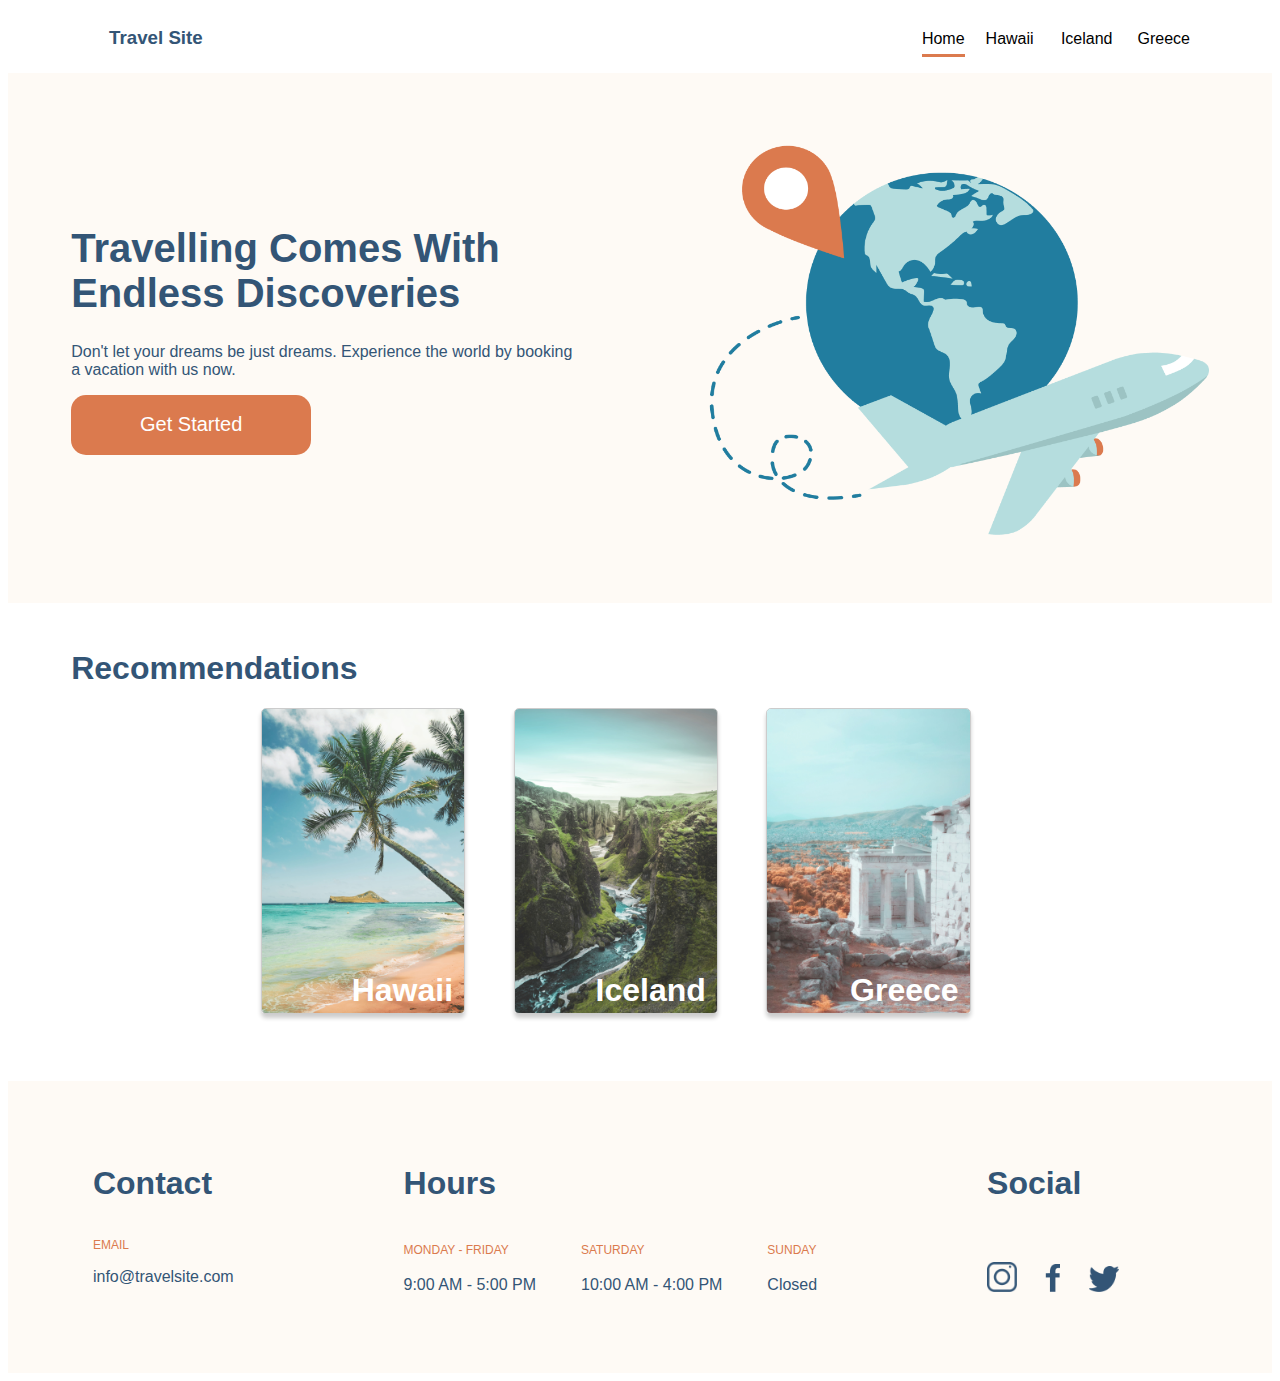
<file: index.html>
<!DOCTYPE html>
<html lang="en">
  <head>
    <meta charset="UTF-8" />
    <meta http-equiv="X-UA-Compatible" content="IE=edge" />
    <meta name="viewport" content="width=device-width, initial-scale=1.0" />

    <link rel="stylesheet" type="text/css" href="./css/main.css">
    <link rel="stylesheet" type="text/css" href="css/global.css" />
    <title>Travel Site - Home</title>
  </head>

  <body>
    <!--Header-->
    <nav class="navigation-bar">
      <a href="./index.html"><h3 class="navigation-bar__logo">Travel Site</h3></a>
      <ul class="navigation-bar__menu">

        <a href="./index.html">
          <li class="navigation-bar__item--active">Home</li></a>
        <a href="./pages/hawaii.html">
          <li class="navigation-bar__item">Hawaii</li></a>
        
        <a href="./pages/iceland.html">
          <li class="navigation-bar__item">Iceland</li></a>
        
        <a href="./pages/greece.html"
          ><li class="navigation-bar__item">Greece</li></a>
      </ul>
    </nav>
    <!--End of Header-->

    <!--Hero Section-->
    <div class="hero-section">
      <div class="hero-section__left-side">
        <h1 class="hero-section__heading">
          Travelling Comes With Endless Discoveries
        </h1>
        <p class="hero-section__tagline">
          Don't let your dreams be just dreams. Experience the world by booking
          a vacation with us now.
        </p>
        <button class="hero-section__get-started-button">Get Started</button>
      </div>
      <div class="hero-section__right-side">
        <img class="hero-section__hero-image" src="./assets/Images/hero.png" />
      </div>
    </div>
    <!--End of Hero Section-->

    <!--Recommendations Section-->
    <section class="container-recommendations">
      <h1 class="container-recommendations__title">Recommendations</h1>
      <div class="container-recommendations__card">
      <a>
        <a href="./pages/hawaii.html"><div class="container-recommendations__card-destination">
        <img class="container-recommendations__card--size" src="assets/Images/hawaii.jpg" />
        <p class="container-recommendations__card-text">Hawaii</p>
      </div></a>
      </a>

      <a>
        <a href="./pages/iceland.html"><div class="container-recommendations__card-destination">
        <img class="container-recommendations__card--size" src="assets/Images/iceland.jpg" />
        <p class="container-recommendations__card-text">Iceland</p>
      </div></a>
      </a>

      <a>
        <a href="./pages/greece.html"><div class="container-recommendations__card-destination">
        <img class="container-recommendations__card--size" src="assets/Images/greece.jpg" />
        <p class="container-recommendations__card-text">Greece</p>
      </div></a>
      </a>
            
      </div>
    </section>
    <!--End of Recommendations Section-->

    <!--Footer-->
    <footer class="footer-info">
        <div class="footer-info__details-contact">
            <h1>Contact</h1>
                <p class="footer-info__details--red">EMAIL</p>
                <p>info@travelsite.com</p>
        </div>
        <div class="footer-info__details-hours">
            <h1>Hours</h1>
                <div class="footer-info__details--flex">
                    <div class="footer-info__details--flex-space">
                <p><span class="footer-info__details--red">MONDAY - FRIDAY</span><br></br>9:00 AM - 5:00 PM</p>
                    </div>
                    <div class="footer-info__details--flex-space">
                <p><span class="footer-info__details--red">SATURDAY</span><br></br>10:00 AM - 4:00 PM</p>
                </div>
                <div class="footer-info__details--flex-space">
                <p><span class="footer-info__details--red">SUNDAY</span><br></br>Closed</p>
                </div>
                </div>
        </div>
        <div class="footer-info__details-social">
            <h1>Social</h1>
            <div class="footer-info__social--inline">
                <a href="http://instagram.com">
                    <img class="footer-info__social-icon" src="assets/Icons/icon-instagram.png" />
                </a>
                <a href="http://facebook.com">
                    <img class="footer-info__social-icon-fb" src="assets/Icons/icon-facebook.png">
                </a>
                <a href="http://twitter.com">
                    <img class="footer-info__social-icon" src="assets/Icons/icon-twitter.png" />
                </a>
            </div>
        </div>
    </footer>
    <!--End of Footer-->
  </body>
</html>
</file>
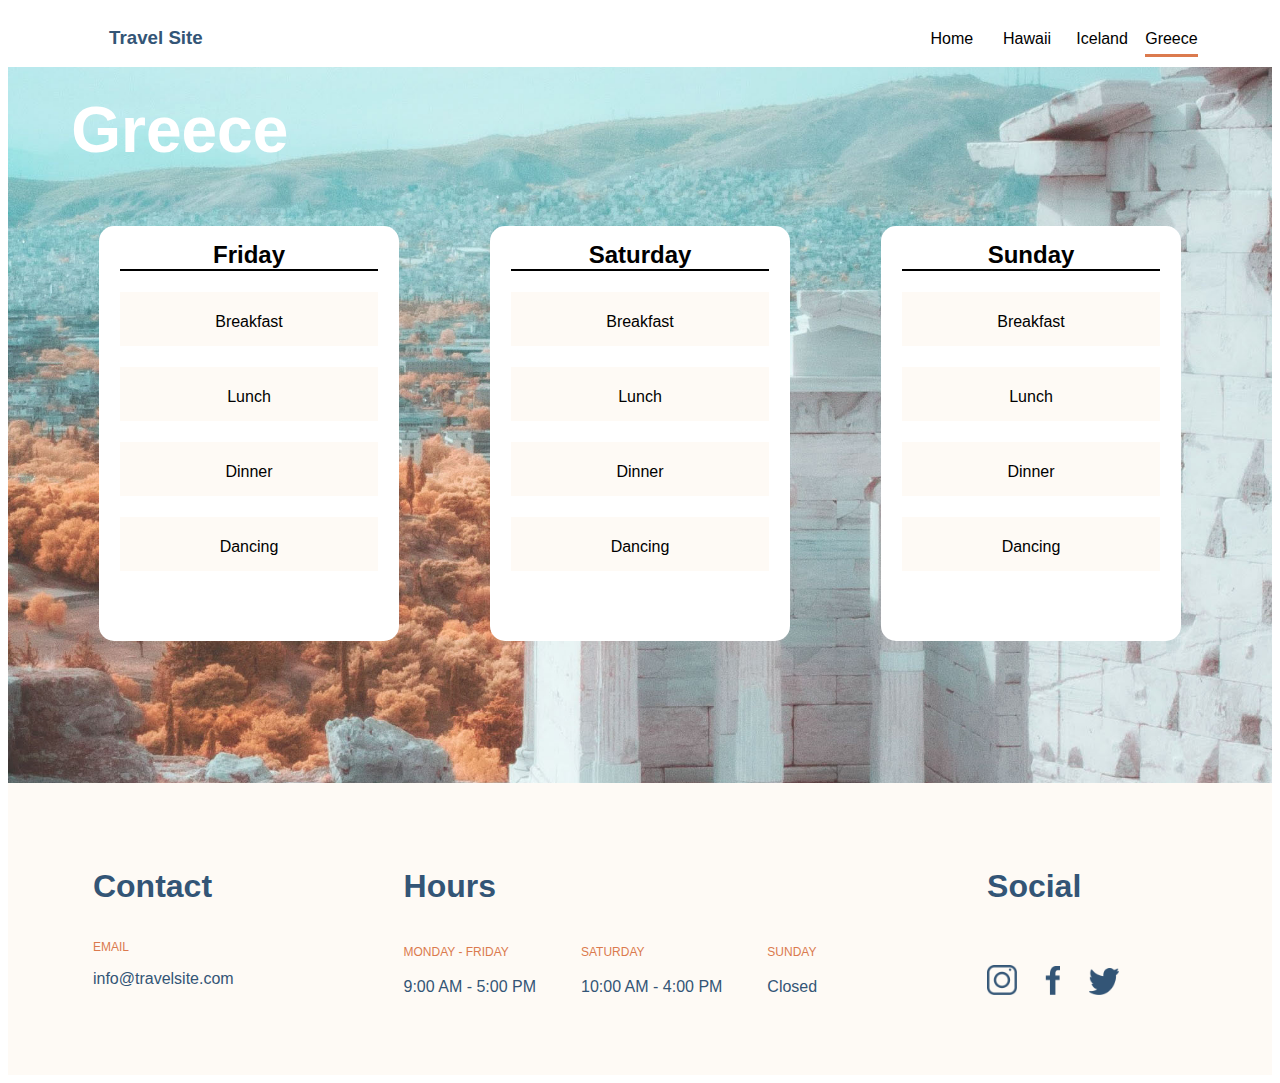
<file: pages/greece.html>
<!DOCTYPE html>
<html lang="en">
  <head>
    <meta charset="UTF-8" />
    <meta http-equiv="X-UA-Compatible" content="IE=edge" />
    <meta name="viewport" content="width=device-width, initial-scale=1.0" />
   
    <link rel="stylesheet" type="text/css" href="../css/destination.css" />
    <link rel="stylesheet" type="text/css" href="../css/global.css" />
    <title>Travel Site - Greece</title>
  </head>
  <body>
    <!--Header-->
    <nav class="navigation-bar">
      <a href="../index.html"><h3 class="navigation-bar__logo">Travel Site</h3></a>
      <div class="navigation-bar__menu">
        <a href="../index.html"><div class="navigation-bar__item">Home</div></a>
        <a href="./hawaii.html">
          <div class="navigation-bar__item">Hawaii</div></a
        >

        <a href="./iceland.html">
          <div class="navigation-bar__item">Iceland</div></a
        >

        <a href="./greece.html"
          ><div class="navigation-bar__item--active">Greece</div></a
        >
      </div>
    </nav>
    <!--End of Header-->
    
    <!--Hawaii Destination Section-->
    <section class="container-destination__section--greece">
     
        <h1 class="destination-section__header">Greece</h1>
              
        <div class="destination-section">
        <a>
        <ul class="destination-section__card">          
          <li class="destination-section__card-text">Friday</li>
          <li class="destination-section__card-text-details">Breakfast</li>
          <li class="destination-section__card-text-details">Lunch</li>
          <li class="destination-section__card-text-details">Dinner</li>
          <li class="destination-section__card-text-details">Dancing</li>
        </ul>
        </a>
  
        <a>
        <ul class="destination-section__card">
          <li class="destination-section__card-text">Saturday</li>
          <li class="destination-section__card-text-details">Breakfast</li>
          <li class="destination-section__card-text-details">Lunch</li>
          <li class="destination-section__card-text-details">Dinner</li>
          <li class="destination-section__card-text-details">Dancing</li>
        </ul>
        </a>
  
        <a>
        <ul class="destination-section__card">
          <li class="destination-section__card-text">Sunday</li>
          <li class="destination-section__card-text-details">Breakfast</li>
          <li class="destination-section__card-text-details">Lunch</li>
          <li class="destination-section__card-text-details">Dinner</li>
          <li class="destination-section__card-text-details">Dancing</li>
        </ul>
        </a>
      </section>
    
    <!--End of Hawaii Destination Page-->

    <!--Footer-->
    <footer class="footer-info">
      <div class="footer-info__details-contact">
          <h1>Contact</h1>
              <p class="footer-info__details--red">EMAIL</p>
              <p>info@travelsite.com</p>
      </div>
      <div class="footer-info__details-hours">
          <h1>Hours</h1>
              <div class="footer-info__details--flex">
                  <div class="footer-info__details--flex-space">
              <p><span class="footer-info__details--red">MONDAY - FRIDAY</span><br></br>9:00 AM - 5:00 PM</p>
                  </div>
                  <div class="footer-info__details--flex-space">
              <p><span class="footer-info__details--red">SATURDAY</span><br></br>10:00 AM - 4:00 PM</p>
              </div>
              <div class="footer-info__details--flex-space">
              <p><span class="footer-info__details--red">SUNDAY</span><br></br>Closed</p>
              </div>
              </div>
      </div>
      <div class="footer-info__details-social">
          <h1>Social</h1>
          <div class="footer-info__social--inline">
              <a href="http://instagram.com">
                  <img class="footer-info__social-icon" src="../assets/Icons/icon-instagram.png" />
              </a>
              <a href="http://facebook.com">
                  <img class="footer-info__social-icon-fb" src="../assets/Icons/icon-facebook.png">
              </a>
              <a href="http://twitter.com">
                  <img class="footer-info__social-icon" src="../assets/Icons/icon-twitter.png" />
              </a>
          </div>
      </div>
  </footer>
  <!--End of Footer-->

  </body>
</html>
</file>
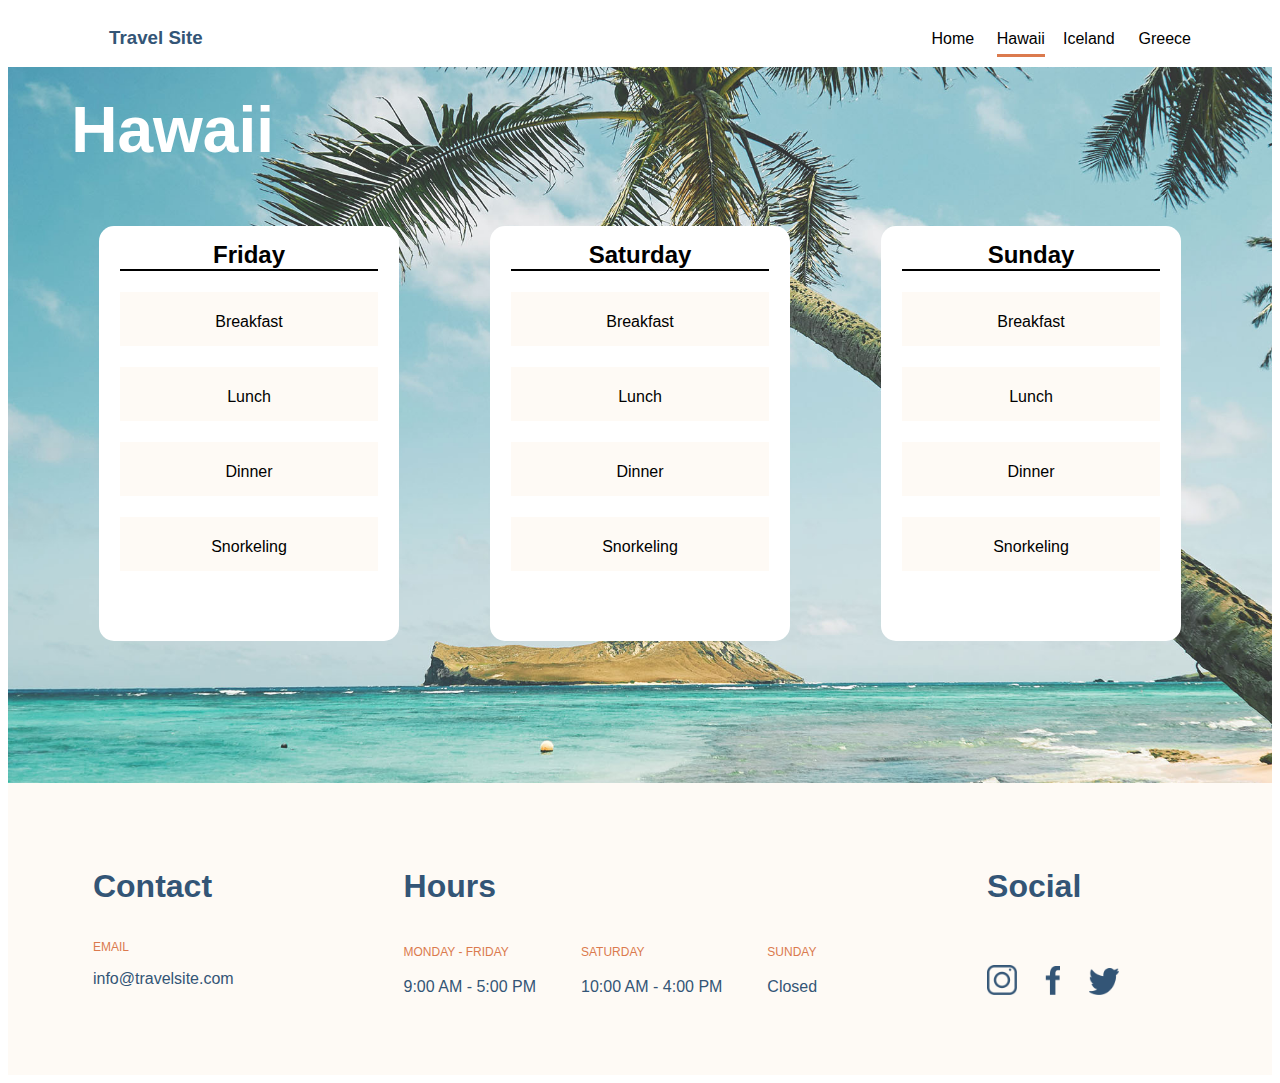
<file: pages/hawaii.html>
<!DOCTYPE html>
<html lang="en">
  <head>
    <meta charset="UTF-8" />
    <meta http-equiv="X-UA-Compatible" content="IE=edge" />
    <meta name="viewport" content="width=device-width, initial-scale=1.0" />
   
    <link rel="stylesheet" type="text/css" href="../css/destination.css" />
    <link rel="stylesheet" type="text/css" href="../css/global.css" />
    <title>Travel Site - Hawaii</title>
  </head>
  <body>
    <!--Header-->
    <nav class="navigation-bar">
      <a href="../index.html"><h3 class="navigation-bar__logo">Travel Site</h3></a>
      <div class="navigation-bar__menu">
        <a href="../index.html"><div class="navigation-bar__item">Home</div></a>
        <a href="./hawaii.html">
          <div class="navigation-bar__item--active">Hawaii</div></a
        >

        <a href="./iceland.html">
          <div class="navigation-bar__item">Iceland</div></a
        >

        <a href="./greece.html"
          ><div class="navigation-bar__item">Greece</div></a
        >
      </div>
    </nav>
    <!--End of Header-->
    
    <!--Hawaii Destination Section-->
    <section class="container-destination__section--hawaii">
  
        <h1 class="destination-section__header">Hawaii</h1>

      
        <div class="destination-section">
        <a>
        <ul class="destination-section__card">          
          <li class="destination-section__card-text">Friday</li>
          <li class="destination-section__card-text-details">Breakfast</li>
          <li class="destination-section__card-text-details">Lunch</li>
          <li class="destination-section__card-text-details">Dinner</li>
          <li class="destination-section__card-text-details">Snorkeling</li>
          </ul>
        </a>
  
        <a>
        <ul class="destination-section__card">
          <li class="destination-section__card-text">Saturday</li>
          <li class="destination-section__card-text-details">Breakfast</li>
          <li class="destination-section__card-text-details">Lunch</li>
          <li class="destination-section__card-text-details">Dinner</li>
          <li class="destination-section__card-text-details">Snorkeling</li>
        </ul>
        </a>
  
        <a>
        <ul class="destination-section__card">
          <li class="destination-section__card-text">Sunday</li>
          <li class="destination-section__card-text-details">Breakfast</li>
          <li class="destination-section__card-text-details">Lunch</li>
          <li class="destination-section__card-text-details">Dinner</li>
          <li class="destination-section__card-text-details">Snorkeling</li>
        </ul>
        </a>
      </section>
    
    <!--End of Hawaii Destination Page-->

    <!--Footer-->
    <footer class="footer-info">
      <div class="footer-info__details-contact">
          <h1>Contact</h1>
              <p class="footer-info__details--red">EMAIL</p>
              <p>info@travelsite.com</p>
      </div>
      <div class="footer-info__details-hours">
          <h1>Hours</h1>
              <div class="footer-info__details--flex">
                  <div class="footer-info__details--flex-space">
              <p><span class="footer-info__details--red">MONDAY - FRIDAY</span><br></br>9:00 AM - 5:00 PM</p>
                  </div>
                  <div class="footer-info__details--flex-space">
              <p><span class="footer-info__details--red">SATURDAY</span><br></br>10:00 AM - 4:00 PM</p>
              </div>
              <div class="footer-info__details--flex-space">
              <p><span class="footer-info__details--red">SUNDAY</span><br></br>Closed</p>
              </div>
              </div>
      </div>
      <div class="footer-info__details-social">
          <h1>Social</h1>
          <div class="footer-info__social--inline">
              <a href="http://instagram.com">
                  <img class="footer-info__social-icon" src="../assets/Icons/icon-instagram.png" />
              </a>
              <a href="http://facebook.com">
                  <img class="footer-info__social-icon-fb" src="../assets/Icons/icon-facebook.png">
              </a>
              <a href="http://twitter.com">
                  <img class="footer-info__social-icon" src="../assets/Icons/icon-twitter.png" />
              </a>
          </div>
      </div>
  </footer>
  <!--End of Footer-->

  </body>
</html>
</file>
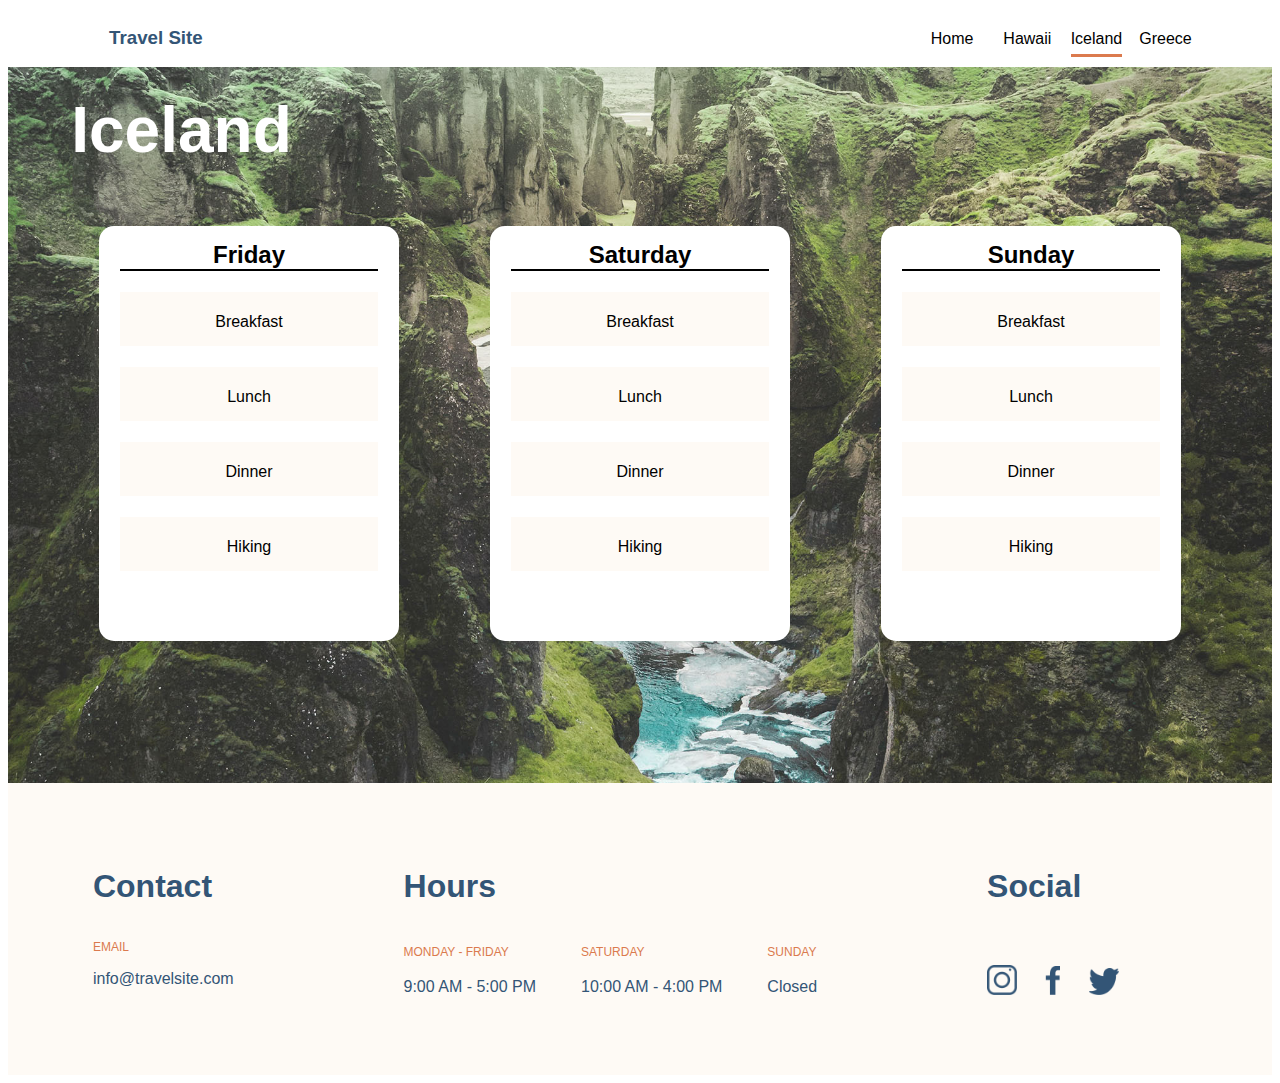
<file: pages/iceland.html>
<!DOCTYPE html>
<html lang="en">
  <head>
    <meta charset="UTF-8" />
    <meta http-equiv="X-UA-Compatible" content="IE=edge" />
    <meta name="viewport" content="width=device-width, initial-scale=1.0" />
   
    <link rel="stylesheet" type="text/css" href="../css/destination.css" />
    <link rel="stylesheet" type="text/css" href="../css/global.css" />
    <title>Travel Site - Iceland</title>
  </head>
  <body>
    <!--Header-->
    <nav class="navigation-bar">
      <a href="../index.html"><h3 class="navigation-bar__logo">Travel Site</h3></a>
      <div class="navigation-bar__menu">
        <a href="../index.html"><div class="navigation-bar__item">Home</div></a>
        <a href="./hawaii.html">
          <div class="navigation-bar__item">Hawaii</div></a
        >

        <a href="./iceland.html">
          <div class="navigation-bar__item--active">Iceland</div></a
        >

        <a href="./greece.html"
          ><div class="navigation-bar__item">Greece</div></a
        >
      </div>
    </nav>
    <!--End of Header-->
    
    <!--Hawaii Destination Section-->
    <section class="container-destination__section--iceland">
     
        <h1 class="destination-section__header">Iceland</h1>
              
        <div class="destination-section">
        <a>
        <ul class="destination-section__card">          
          <li class="destination-section__card-text">Friday</li>
          <li class="destination-section__card-text-details">Breakfast</li>
          <li class="destination-section__card-text-details">Lunch</li>
          <li class="destination-section__card-text-details">Dinner</li>
          <li class="destination-section__card-text-details">Hiking</li>
          </ul>
        </a>
  
        <a>
        <ul class="destination-section__card">
          <li class="destination-section__card-text">Saturday</li>
          <li class="destination-section__card-text-details">Breakfast</li>
          <li class="destination-section__card-text-details">Lunch</li>
          <li class="destination-section__card-text-details">Dinner</li>
          <li class="destination-section__card-text-details">Hiking</li>
        </ul>
        </a>
  
        <a>
        <ul class="destination-section__card">
          <li class="destination-section__card-text">Sunday</li>
          <li class="destination-section__card-text-details">Breakfast</li>
          <li class="destination-section__card-text-details">Lunch</li>
          <li class="destination-section__card-text-details">Dinner</li>
          <li class="destination-section__card-text-details">Hiking</li>
        </ul>
        </a>
      </section>
    
    <!--End of Hawaii Destination Page-->

    <!--Footer-->
    <footer class="footer-info">
      <div class="footer-info__details-contact">
          <h1>Contact</h1>
              <p class="footer-info__details--red">EMAIL</p>
              <p>info@travelsite.com</p>
      </div>
      <div class="footer-info__details-hours">
          <h1>Hours</h1>
              <div class="footer-info__details--flex">
                  <div class="footer-info__details--flex-space">
              <p><span class="footer-info__details--red">MONDAY - FRIDAY</span><br></br>9:00 AM - 5:00 PM</p>
                  </div>
                  <div class="footer-info__details--flex-space">
              <p><span class="footer-info__details--red">SATURDAY</span><br></br>10:00 AM - 4:00 PM</p>
              </div>
              <div class="footer-info__details--flex-space">
              <p><span class="footer-info__details--red">SUNDAY</span><br></br>Closed</p>
              </div>
              </div>
      </div>
      <div class="footer-info__details-social">
          <h1>Social</h1>
          <div class="footer-info__social--inline">
              <a href="http://instagram.com">
                  <img class="footer-info__social-icon" src="../assets/Icons/icon-instagram.png" />
              </a>
              <a href="http://facebook.com">
                  <img class="footer-info__social-icon-fb" src="../assets/Icons/icon-facebook.png">
              </a>
              <a href="http://twitter.com">
                  <img class="footer-info__social-icon" src="../assets/Icons/icon-twitter.png" />
              </a>
          </div>
      </div>
  </footer>
  <!--End of Footer-->

  </body>
</html>
</file>
<file: css/main.css>
.hero-section {
  display: flex;
  justify-content: space-evenly;
  align-items: top;
  background-color: #fefaf5;
  color: #335576;
  padding: 5% 0;
}

.hero-section__left-side {
  padding: 5% 5% 0 5%;
}

.hero-section__right-side {
  padding: 0% 5%;
}

.hero-section__heading {
  font-size: 2.5rem;
  font-weight: bold;
}

.hero-section__hero-image {
  height: 400px;
  width: 500px;
}

.hero-section__get-started-button {
  width: 12em;
  height: 3em;
  background-color: #db7a4e;
  font-family: Verdana, Geneva, Tahoma, sans-serif;
  font-size: 1.25rem;
  border-radius: 15px;
  color: #ffffff;
  border: none;
}

.container-recommdendations {
  display: flex;
}

.container-recommendations__title {
  color: #335576;
  text-align: left;
  padding-left: 5%;
  padding-top: 2%;
}

.container-recommendations__card {
  display: flex;
  justify-content: center;
  margin-bottom: 5%;
  border-radius: 5px;
  padding: 0 20%;
}

.container-recommendations__card-destination {
  text-align: right;
  position: relative;
  width: 80%;
}

.container-recommendations__card--size {
  width: 100%;
  border-radius: 5px;
  border: 1px solid rgba(0, 0, 0, 0.2);
  box-shadow: 0 4px 4px rgba(0, 0, 0, 0.2);
  transition: background-color;
}

.container-recommendations__card--size:hover {
  box-shadow: 0 4px 4px rgba(219, 122, 78, 0.8);
}

.container-recommendations__card-text {
  padding-bottom: 20%;
  position: absolute;
  bottom: -2em;
  right: 10px;
  color: #ffffff;
  font-size: 2rem;
  font-weight: bold;
}
</file>
<file: css/global.css>
body {
  font-family: Verdana, Geneva, Tahoma, sans-serif;
  color: #335576;
}

a {
  text-decoration: none;
}

.navigation-bar {
  display: flex;
  justify-content: space-between;
  padding: 0 5% 0 8%;
  align-items: baseline;
  background-color: #ffffff;
}

.navigation-bar__logo {
  color: #335576;
}

.navigation-bar__menu {
  display: flex;
  justify-content: space-evenly;
  width: 300px;
  background-color: #ffffff;
  list-style: none;
  text-decoration: none;
}

.navigation-bar__item {
  width: 4rem;
  display: flex;
  justify-content: center;
  color: black;
}

.navigation-bar__item:hover {
  background-color: rgba(219, 122, 78, 0.2);
  border-radius: 5px;
}

.navigation-bar__item--active {
  border-bottom: 3px solid #db7a4e;
  height: 1.5rem;
  display: flex;
  justify-content: center;
  color: black;
}

.footer-info {
  display: flex;
  background-color: #fefaf5;
  justify-content: space-around;
  color: #335576;
  padding: 5% 0;
}

.footer-info__details-social {
  width: 200px;
}

.footer-info__details-hours {
  flex-grow: 0.15;
}

.footer-info__details--flex {
  display: flex;
  justify-content: space-between;
}

.footer-info__details--red {
  color: #db7a4e;
  font-size: 0.75em;
  margin-top: 25%;
}

.footer-info__social--inline {
  margin-top: 30%;
}

.footer-info__social-icon {
  max-width: 30px;
  margin-right: 12%;
}

.footer-info__social-icon-fb {
  max-width: 15px;
  margin-right: 12%;
}
</file>
<file: css/destination.css>
.container-destination__section--hawaii {
  background-image: url(../assets/Images/hawaii.jpg);
  background-size: cover;
  background-repeat: no-repeat;
  background-position: center;
  padding-bottom: 10%;
}

.container-destination__section--iceland {
  background-image: url(../assets/Images/iceland.jpg);
  background-size: cover;
  background-repeat: no-repeat;
  background-position: center;
  padding-bottom: 10%;
}

.container-destination__section--greece {
  background-image: url(../assets/Images/greece.jpg);
  background-size: cover;
  background-repeat: no-repeat;
  background-position: center;
  padding-bottom: 10%;
}

.destination-section__header {
  color: #ffffff;
  font-size: 4rem;
  padding-left: 5%;
  padding-top: 2%;
  position: relative;
  margin-top: 0;
}

.destination-section {
  display: flex;
  justify-content: space-evenly;
  position: relative;
}

.destination-section__card {
  background-color: #ffffff;
  border-radius: 15px;
  width: 300px;
  height: 25rem;
  text-align: center;
  padding: 5% 0 0 0;
  color: black;
}

.destination-section__card-text {
  font-size: 1.5em;
  font-weight: bold;
  border-bottom: 2px solid black;
  margin: 0 7%;
  list-style-type: none;
}

.destination-section__card-text-details {
  background-color: #fefaf5;
  height: 12%;
  padding-top: 2%;
  margin: 7%;
  display: flex;
  justify-content: center;
  align-items: center;
}
</file>
